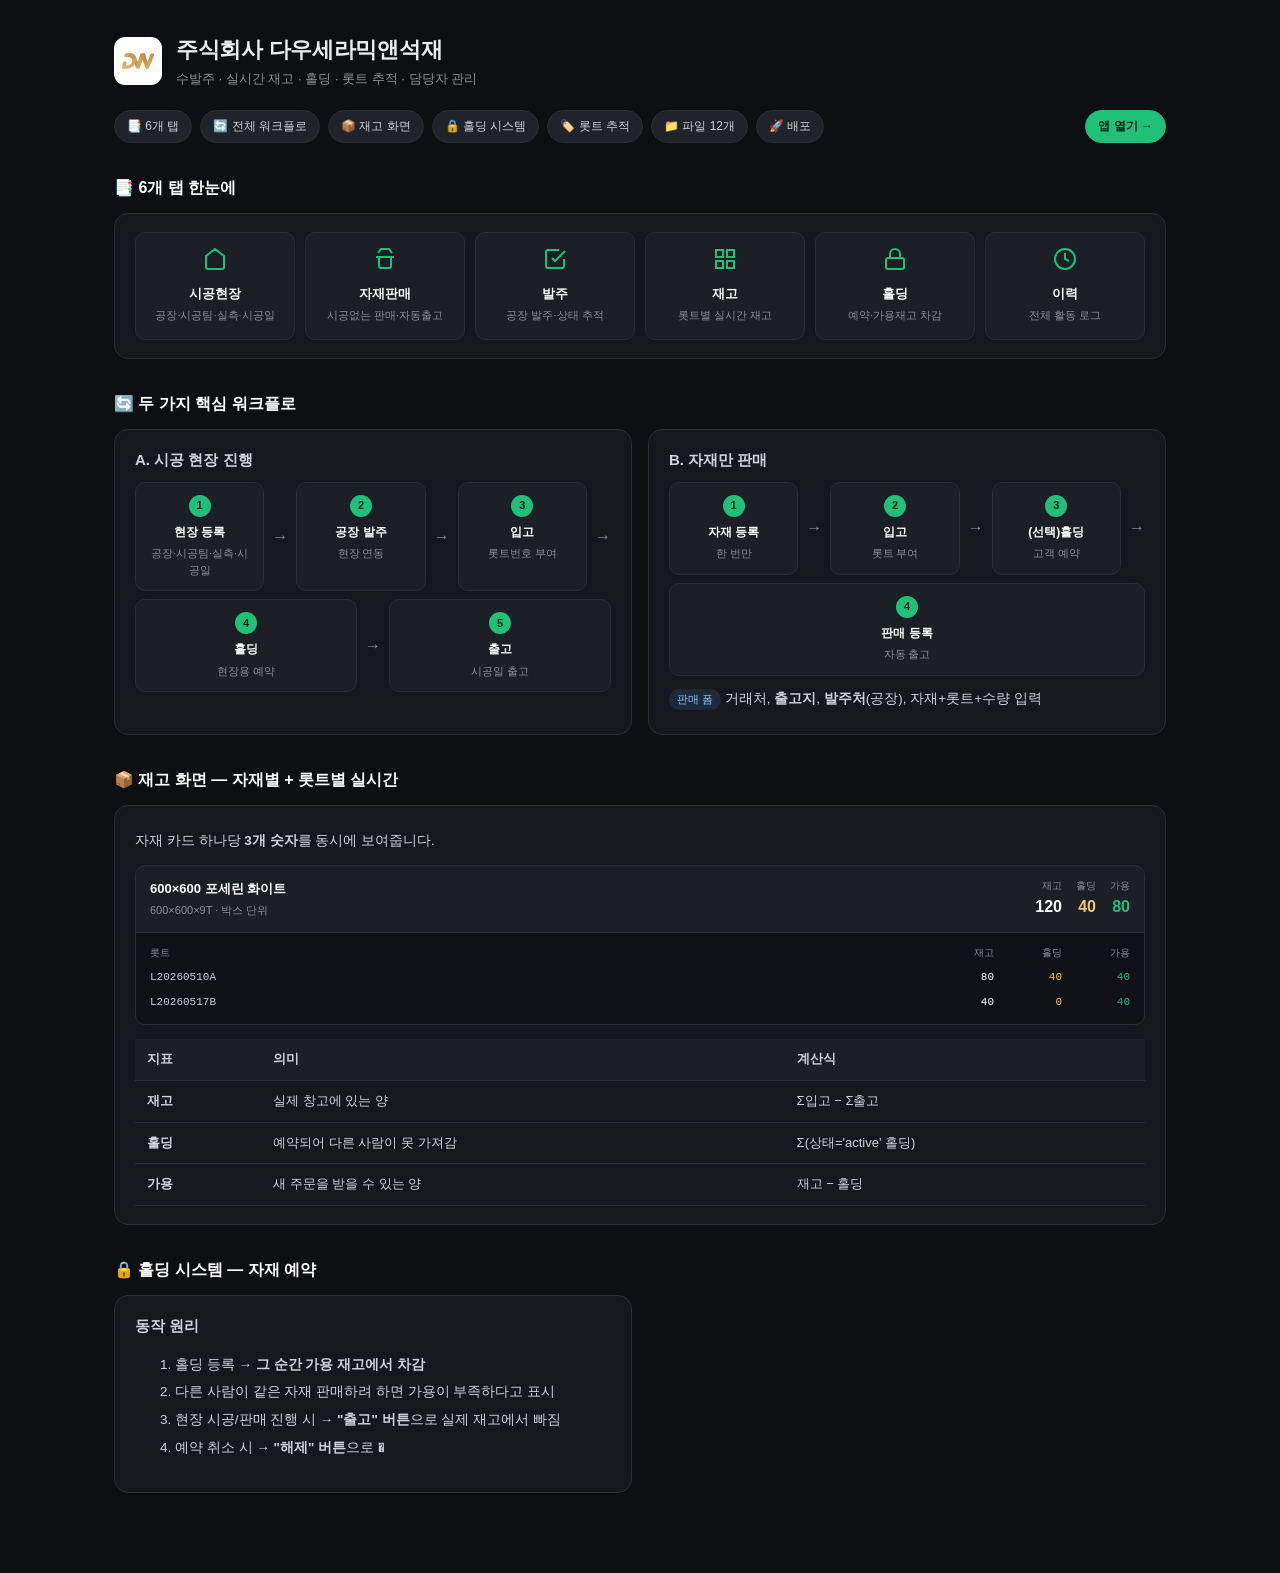
<file: guide.html>
<!DOCTYPE html>
<html lang="ko">
<head>
<meta charset="UTF-8" />
<meta name="viewport" content="width=device-width, initial-scale=1.0" />
<title>주식회사 다우세라믹앤석재 — 한 화면 가이드</title>
<style>
  :root {
    --bg:#0e0f12; --panel:#16181d; --card:#f5f1e8;
    --text:#eaecef; --muted:#8a8e96; --accent:#1ec07a;
    --accent-dark:#16915b; --border:#2a2d34; --chip:#20232a;
    --warn:#e0533d; --gold:#f0c878; --blue:#8fc7f5;
  }
  * { box-sizing:border-box; }
  body { margin:0; background:var(--bg); color:var(--text);
         font-family:-apple-system,BlinkMacSystemFont,"Apple SD Gothic Neo","Malgun Gothic","Noto Sans KR",sans-serif;
         line-height:1.6; }
  .wrap { max-width:1100px; margin:0 auto; padding:32px 24px 80px; }
  header { display:flex; align-items:center; gap:14px; margin-bottom:20px; }
  .logo { width:48px; height:48px; border-radius:11px;
          background:url('icon-192.png') center/contain no-repeat, var(--accent); }
  h1 { margin:0; font-size:22px; letter-spacing:-0.3px; }
  .sub { color:var(--muted); font-size:13px; margin-top:2px; }

  .toc { display:flex; flex-wrap:wrap; gap:8px; margin-bottom:24px; align-items:center; }
  .toc a { color:#cfd2d8; background:var(--chip); border:1px solid var(--border);
           padding:6px 12px; border-radius:999px; font-size:12px; text-decoration:none; }
  .toc a:hover { color:#fff; border-color:#3a3e48; }
  .toc .cta { background:var(--accent); color:#04220f; border-color:var(--accent); font-weight:600; margin-left:auto; }
  .toc .cta:hover { background:var(--accent-dark); color:white; }

  .grid { display:grid; gap:16px; }
  .cols-2 { grid-template-columns:1fr 1fr; }
  .cols-3 { grid-template-columns:repeat(3,1fr); }
  @media (max-width:820px) { .cols-2, .cols-3 { grid-template-columns:1fr; } }

  .card { background:var(--panel); border:1px solid var(--border); border-radius:14px; padding:18px 20px; }
  .card h2 { margin:0 0 10px; font-size:15px; color:#cfd2d8; font-weight:600;
             display:flex; align-items:center; gap:8px; }
  .card h2 svg { width:16px; height:16px; color:var(--accent); }
  .card p, .card li { font-size:13.5px; color:#cfd2d8; margin:6px 0; }
  .card small { color:var(--muted); font-size:12px; }

  .badge { display:inline-block; font-size:11px; padding:2px 8px; border-radius:999px;
           background:var(--chip); color:#cfd2d8; }
  .badge.green { background:rgba(30,192,122,.15); color:#6ddca7; }
  .badge.red { background:rgba(224,83,61,.15); color:#f3a397; }
  .badge.amber { background:rgba(240,180,40,.15); color:#f0c878; }
  .badge.blue { background:rgba(60,150,240,.15); color:#8fc7f5; }

  h2.section-title { margin:32px 0 12px; font-size:16px; color:#fff; }

  .tab-grid { display:grid; grid-template-columns:repeat(6,1fr); gap:10px; }
  @media (max-width:820px) { .tab-grid { grid-template-columns:repeat(2,1fr); } }
  .tab-card { background:#1c1f25; border:1px solid var(--border); border-radius:10px;
              padding:14px; text-align:center; }
  .tab-card .ic { width:24px; height:24px; margin:0 auto 6px; color:var(--accent); }
  .tab-card .ttl { font-size:12.5px; color:#fff; font-weight:600; }
  .tab-card .desc { font-size:11px; color:var(--muted); margin-top:3px; }

  /* Stock visualization */
  .stock-demo { background:#1c1f25; border:1px solid var(--border); border-radius:10px; overflow:hidden; margin-bottom:10px; }
  .stock-demo .head { padding:12px 14px; display:flex; justify-content:space-between; align-items:center; }
  .stock-demo .ttl { color:#fff; font-weight:600; font-size:13px; }
  .stock-demo .sub { color:var(--muted); font-size:11px; }
  .stock-figs { display:flex; gap:14px; }
  .fig { text-align:right; }
  .fig .lbl { font-size:10px; color:var(--muted); }
  .fig .val { font-size:16px; font-weight:700; color:#fff; }
  .fig.gold .val { color:var(--gold); }
  .fig.green .val { color:var(--accent); }
  .stock-demo .lots { background:#0f1116; border-top:1px solid var(--border); padding:8px 14px; font-size:11px; color:#cfd2d8; }
  .lot { display:grid; grid-template-columns:1fr 60px 60px 60px; gap:8px; padding:4px 0; font-family:ui-monospace,Menlo,Consolas,monospace; }
  .lot.h { color:var(--muted); font-family:inherit; font-size:10px; }

  /* Flow */
  .flow { display:flex; flex-wrap:wrap; gap:8px; align-items:stretch; }
  .flow .node { flex:1; min-width:120px; background:#1c1f25; border:1px solid var(--border);
                border-radius:10px; padding:12px; text-align:center; }
  .flow .node .num { width:22px; height:22px; border-radius:50%; background:var(--accent);
                     color:#04220f; font-weight:700; font-size:11px;
                     display:grid; place-items:center; margin:0 auto 6px; }
  .flow .node .ttl { font-size:12px; color:#fff; font-weight:600; }
  .flow .node .desc { font-size:10.5px; color:var(--muted); margin-top:3px; }
  .flow .arr { display:grid; place-items:center; color:var(--muted); font-size:16px; min-width:14px; }

  table { width:100%; border-collapse:collapse; font-size:13px; }
  th, td { padding:10px 12px; border-bottom:1px solid var(--border); text-align:left; vertical-align:top; }
  th { color:#cfd2d8; font-weight:600; background:#1c1f25; }
  td { color:#cfd2d8; }

  pre { background:#0f1116; border:1px solid var(--border); padding:10px 12px;
        border-radius:8px; overflow-x:auto;
        font-family:ui-monospace,Menlo,Consolas,monospace; font-size:12px; }
  code { background:#0f1116; padding:2px 6px; border-radius:4px; font-size:12.5px;
         font-family:ui-monospace,Menlo,Consolas,monospace; }
</style>
</head>
<body>
<div class="wrap">
  <header>
    <div class="logo"></div>
    <div>
      <h1>주식회사 다우세라믹앤석재</h1>
      <div class="sub">수발주 · 실시간 재고 · 홀딩 · 롯트 추적 · 담당자 관리</div>
    </div>
  </header>

  <div class="toc">
    <a href="#tabs">📑 6개 탭</a>
    <a href="#flow">🔄 전체 워크플로</a>
    <a href="#stock">📦 재고 화면</a>
    <a href="#hold">🔒 홀딩 시스템</a>
    <a href="#lot">🏷️ 롯트 추적</a>
    <a href="#files">📁 파일 12개</a>
    <a href="#deploy">🚀 배포</a>
    <a href="index.html" class="cta">앱 열기 →</a>
  </div>

  <!-- 6 tabs -->
  <h2 class="section-title" id="tabs">📑 6개 탭 한눈에</h2>
  <div class="card">
    <div class="tab-grid">
      <div class="tab-card">
        <svg class="ic" viewBox="0 0 24 24" fill="none" stroke="currentColor" stroke-width="2"><path d="M3 9l9-7 9 7v11a2 2 0 0 1-2 2H5a2 2 0 0 1-2-2z"/></svg>
        <div class="ttl">시공현장</div><div class="desc">공장·시공팀·실측·시공일</div>
      </div>
      <div class="tab-card">
        <svg class="ic" viewBox="0 0 24 24" fill="none" stroke="currentColor" stroke-width="2"><path d="M21 10H3M16 21H8a2 2 0 0 1-2-2v-9h12v9a2 2 0 0 1-2 2zM5 6l3-4h8l3 4"/></svg>
        <div class="ttl">자재판매</div><div class="desc">시공없는 판매·자동출고</div>
      </div>
      <div class="tab-card">
        <svg class="ic" viewBox="0 0 24 24" fill="none" stroke="currentColor" stroke-width="2"><path d="M9 11l3 3L22 4"/><path d="M21 12v7a2 2 0 0 1-2 2H5a2 2 0 0 1-2-2V5a2 2 0 0 1 2-2h11"/></svg>
        <div class="ttl">발주</div><div class="desc">공장 발주·상태 추적</div>
      </div>
      <div class="tab-card">
        <svg class="ic" viewBox="0 0 24 24" fill="none" stroke="currentColor" stroke-width="2"><rect x="3" y="3" width="7" height="7"/><rect x="14" y="3" width="7" height="7"/><rect x="14" y="14" width="7" height="7"/><rect x="3" y="14" width="7" height="7"/></svg>
        <div class="ttl">재고</div><div class="desc">롯트별 실시간 재고</div>
      </div>
      <div class="tab-card">
        <svg class="ic" viewBox="0 0 24 24" fill="none" stroke="currentColor" stroke-width="2"><rect x="3" y="11" width="18" height="11" rx="2"/><path d="M7 11V7a5 5 0 0 1 10 0v4"/></svg>
        <div class="ttl">홀딩</div><div class="desc">예약·가용재고 차감</div>
      </div>
      <div class="tab-card">
        <svg class="ic" viewBox="0 0 24 24" fill="none" stroke="currentColor" stroke-width="2"><circle cx="12" cy="12" r="10"/><polyline points="12 6 12 12 16 14"/></svg>
        <div class="ttl">이력</div><div class="desc">전체 활동 로그</div>
      </div>
    </div>
  </div>

  <!-- Workflow -->
  <h2 class="section-title" id="flow">🔄 두 가지 핵심 워크플로</h2>
  <div class="grid cols-2">
    <div class="card">
      <h2>A. 시공 현장 진행</h2>
      <div class="flow" style="margin-top:8px;">
        <div class="node"><div class="num">1</div><div class="ttl">현장 등록</div><div class="desc">공장·시공팀·실측·시공일</div></div>
        <div class="arr">→</div>
        <div class="node"><div class="num">2</div><div class="ttl">공장 발주</div><div class="desc">현장 연동</div></div>
        <div class="arr">→</div>
        <div class="node"><div class="num">3</div><div class="ttl">입고</div><div class="desc">롯트번호 부여</div></div>
        <div class="arr">→</div>
        <div class="node"><div class="num">4</div><div class="ttl">홀딩</div><div class="desc">현장용 예약</div></div>
        <div class="arr">→</div>
        <div class="node"><div class="num">5</div><div class="ttl">출고</div><div class="desc">시공일 출고</div></div>
      </div>
    </div>
    <div class="card">
      <h2>B. 자재만 판매</h2>
      <div class="flow" style="margin-top:8px;">
        <div class="node"><div class="num">1</div><div class="ttl">자재 등록</div><div class="desc">한 번만</div></div>
        <div class="arr">→</div>
        <div class="node"><div class="num">2</div><div class="ttl">입고</div><div class="desc">롯트 부여</div></div>
        <div class="arr">→</div>
        <div class="node"><div class="num">3</div><div class="ttl">(선택)홀딩</div><div class="desc">고객 예약</div></div>
        <div class="arr">→</div>
        <div class="node"><div class="num">4</div><div class="ttl">판매 등록</div><div class="desc">자동 출고</div></div>
      </div>
      <p style="margin-top:12px;"><span class="badge blue">판매 폼</span> 거래처, <b>출고지</b>, <b>발주처</b>(공장), 자재+롯트+수량 입력</p>
    </div>
  </div>

  <!-- Stock view -->
  <h2 class="section-title" id="stock">📦 재고 화면 — 자재별 + 롯트별 실시간</h2>
  <div class="card">
    <p>자재 카드 하나당 <b>3개 숫자</b>를 동시에 보여줍니다.</p>
    <div class="stock-demo" style="margin-top:14px;">
      <div class="head">
        <div>
          <div class="ttl">600×600 포세린 화이트</div>
          <div class="sub">600×600×9T · 박스 단위</div>
        </div>
        <div class="stock-figs">
          <div class="fig"><div class="lbl">재고</div><div class="val">120</div></div>
          <div class="fig gold"><div class="lbl">홀딩</div><div class="val">40</div></div>
          <div class="fig green"><div class="lbl">가용</div><div class="val">80</div></div>
        </div>
      </div>
      <div class="lots">
        <div class="lot h"><div>롯트</div><div style="text-align:right">재고</div><div style="text-align:right">홀딩</div><div style="text-align:right">가용</div></div>
        <div class="lot"><div>L20260510A</div><div style="text-align:right; color:#fff">80</div><div style="text-align:right; color:var(--gold)">40</div><div style="text-align:right; color:var(--accent)">40</div></div>
        <div class="lot"><div>L20260517B</div><div style="text-align:right; color:#fff">40</div><div style="text-align:right; color:var(--gold)">0</div><div style="text-align:right; color:var(--accent)">40</div></div>
      </div>
    </div>
    <table style="margin-top:14px;">
      <thead><tr><th>지표</th><th>의미</th><th>계산식</th></tr></thead>
      <tbody>
        <tr><td><b>재고</b></td><td>실제 창고에 있는 양</td><td>Σ입고 − Σ출고</td></tr>
        <tr><td><b>홀딩</b></td><td>예약되어 다른 사람이 못 가져감</td><td>Σ(상태='active' 홀딩)</td></tr>
        <tr><td><b>가용</b></td><td>새 주문을 받을 수 있는 양</td><td>재고 − 홀딩</td></tr>
      </tbody>
    </table>
  </div>

  <!-- Holding -->
  <h2 class="section-title" id="hold">🔒 홀딩 시스템 — 자재 예약</h2>
  <div class="grid cols-2">
    <div class="card">
      <h2>동작 원리</h2>
      <ol>
        <li>홀딩 등록 → <b>그 순간 가용 재고에서 차감</b></li>
        <li>다른 사람이 같은 자재 판매하려 하면 가용이 부족하다고 표시</li>
        <li>현장 시공/판매 진행 시 → <b>"출고" 버튼</b>으로 실제 재고에서 빠짐</li>
        <li>예약 취소 시 → <b>"해제" 버튼</b>으로 �
</file>
